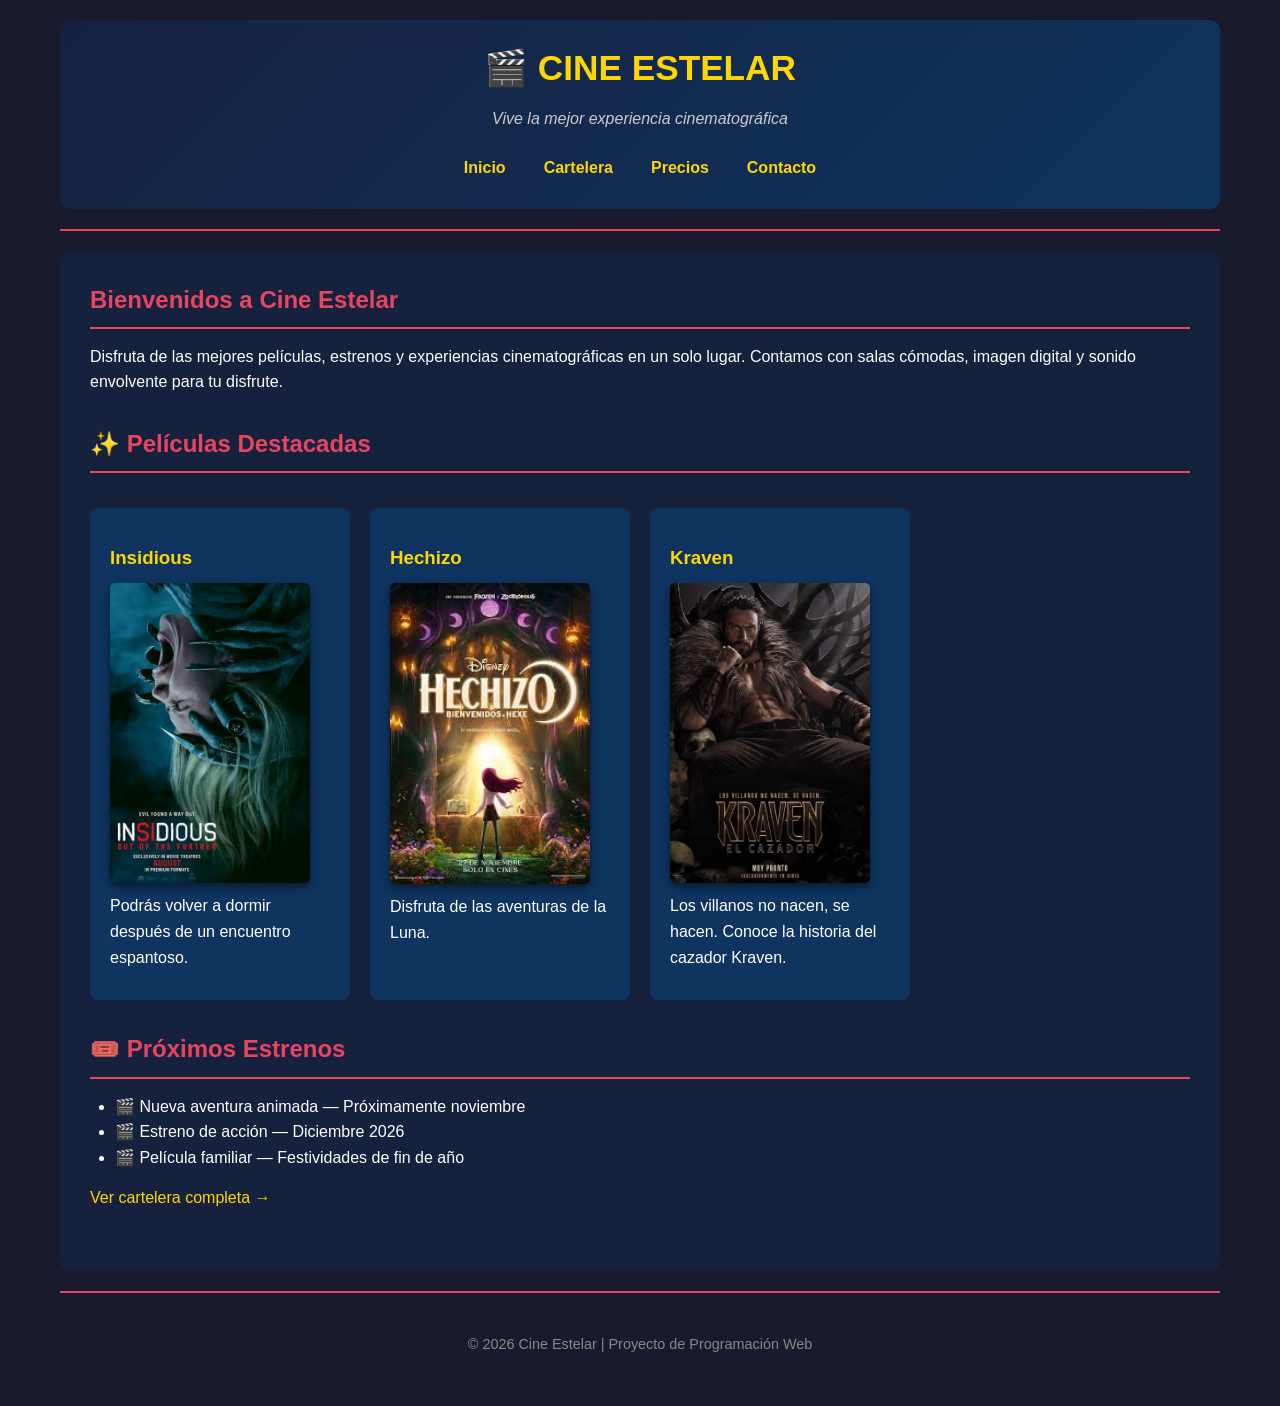
<file: index.html>
<!DOCTYPE html>
<html lang="es">
<head>
    <meta charset="UTF-8">
    <meta name="viewport" content="width=device-width, initial-scale=1.0">
    <title>Inicio - Cine Estelar</title>
    <link rel="stylesheet" href="estilos.css">
</head>
<body>
    <header>
        <h1>🎬 CINE ESTELAR</h1>
        <p><em>Vive la mejor experiencia cinematográfica</em></p>
        <nav>
            <a href="index.html">Inicio</a>
            <a href="cartelera.html">Cartelera</a>
            <a href="precios.html">Precios</a>
            <a href="contacto.html">Contacto</a>
        </nav>
    </header>
    <hr>
    <main>
        <section>
            <h2>Bienvenidos a Cine Estelar</h2>
            <p>Disfruta de las mejores películas, estrenos y experiencias cinematográficas en un solo lugar. Contamos con salas cómodas, imagen digital y sonido envolvente para tu disfrute.</p>
        </section>

        <section>
            <h2>✨ Películas Destacadas</h2>
            <article>
                <h3>Insidious</h3>
                <img src="img/insidious.jpg" alt="imagen de insidious">
                <p>Podrás volver a dormir después de un encuentro espantoso.</p>
            </article>
            <article>
                <h3>Hechizo</h3>
                <img src="img/hechizo.jpg" alt="imagen de hechizo">
                <p>Disfruta de las aventuras de la Luna.</p>
            </article>
            <article>
                <h3>Kraven</h3>
                <img src="img/kraven.jpg" alt="imagen de kraven">
                <p>Los villanos no nacen, se hacen. Conoce la historia del cazador Kraven.</p>
            </article>
        </section>

        <section>
            <h2>🎟️ Próximos Estrenos</h2>
            <ul>
                <li>🎬 Nueva aventura animada — Próximamente noviembre</li>
                <li>🎬 Estreno de acción — Diciembre 2026</li>
                <li>🎬 Película familiar — Festividades de fin de año</li>
            </ul>
            <p><a href="cartelera.html">Ver cartelera completa →</a></p>
        </section>
    </main>
    <hr>
    <footer>
        <p>&copy; 2026 Cine Estelar | Proyecto de Programación Web</p>
    </footer>
</body>
</html>
</file>
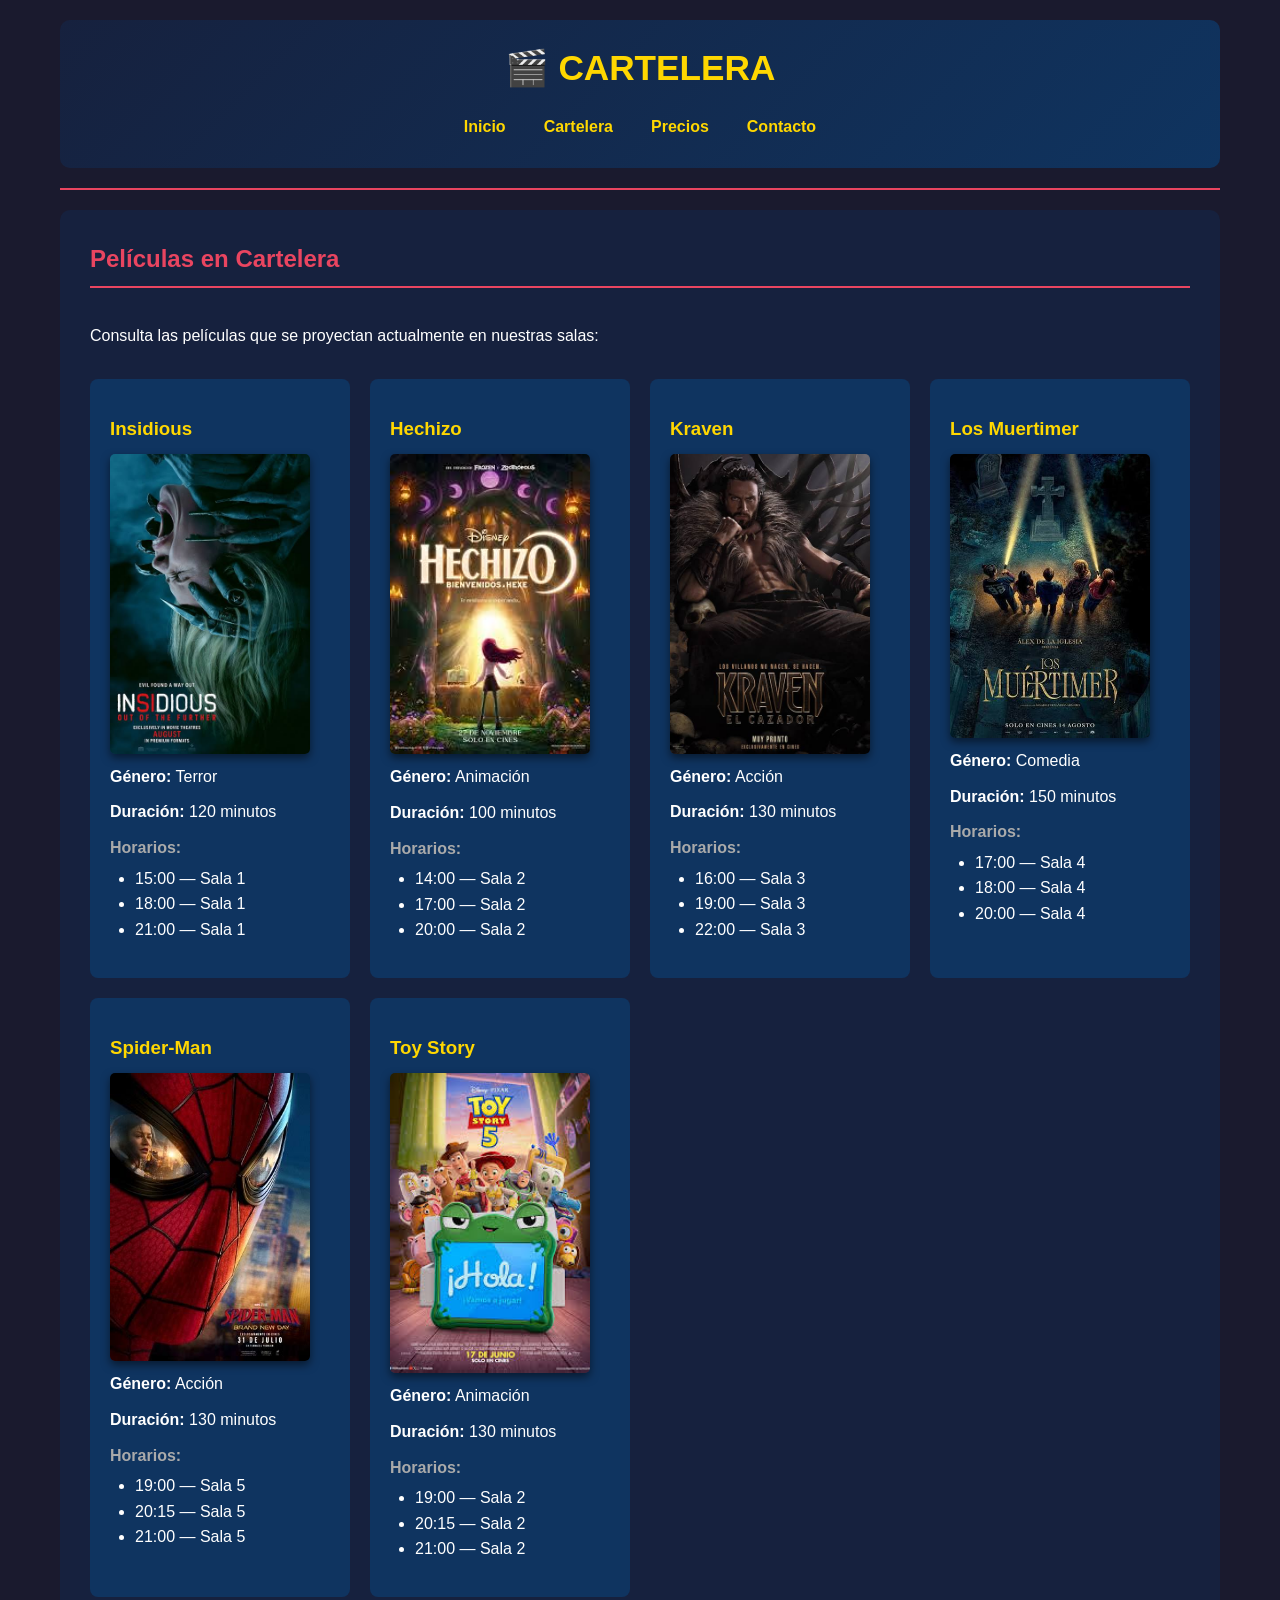
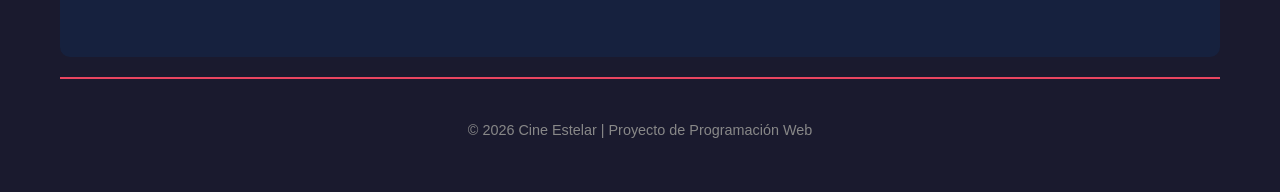
<file: cartelera.html>
<!DOCTYPE html>
<html lang="es">
<head>
    <meta charset="UTF-8">
    <meta name="viewport" content="width=device-width, initial-scale=1.0">
    <title>Cartelera - Cine Estelar</title>
    <link rel="stylesheet" href="estilos.css">
</head>
<body>
    <header>
        <h1>🎬 CARTELERA</h1>
        <nav>
            <a href="index.html">Inicio</a>
            <a href="cartelera.html">Cartelera</a>
            <a href="precios.html">Precios</a>
            <a href="contacto.html">Contacto</a>
        </nav>
    </header>
    <hr>
    <main>
        <section>
            <h2>Películas en Cartelera</h2>
            <p>Consulta las películas que se proyectan actualmente en nuestras salas:</p>

            <article>
                <h3>Insidious</h3>
                <img src="img/insidious.jpg" alt="imagen de insidious">
                <p><strong>Género:</strong> Terror</p>
                <p><strong>Duración:</strong> 120 minutos</p>
                <h4>Horarios:</h4>
                <ul>
                    <li>15:00 — Sala 1</li>
                    <li>18:00 — Sala 1</li>
                    <li>21:00 — Sala 1</li>
                </ul>
            </article>

            <article>
                <h3>Hechizo</h3>
                <img src="img/hechizo.jpg" alt="imagen de hechizo">
                <p><strong>Género:</strong> Animación</p>
                <p><strong>Duración:</strong> 100 minutos</p>
                <h4>Horarios:</h4>
                <ul>
                    <li>14:00 — Sala 2</li>
                    <li>17:00 — Sala 2</li>
                    <li>20:00 — Sala 2</li>
                </ul>
            </article>

            <article>
                <h3>Kraven</h3>
                <img src="img/kraven.jpg" alt="imagen de kraven">
                <p><strong>Género:</strong> Acción</p>
                <p><strong>Duración:</strong> 130 minutos</p>
                <h4>Horarios:</h4>
                <ul>
                    <li>16:00 — Sala 3</li>
                    <li>19:00 — Sala 3</li>
                    <li>22:00 — Sala 3</li>
                </ul>
            </article>

            <article>
                <h3>Los Muertimer</h3>
                <img src="img/los-muertimer.jpg" alt="imagen de los muertimer">
                <p><strong>Género:</strong> Comedia</p>
                <p><strong>Duración:</strong> 150 minutos</p>
                <h4>Horarios:</h4>
                <ul>
                    <li>17:00 — Sala 4</li>
                    <li>18:00 — Sala 4</li>
                    <li>20:00 — Sala 4</li>
                </ul>
            </article>

            <article>
                <h3>Spider-Man</h3>
                <img src="img/spiderman.jpg" alt="imagen de spiderman">
                <p><strong>Género:</strong> Acción</p>
                <p><strong>Duración:</strong> 130 minutos</p>
                <h4>Horarios:</h4>
                <ul>
                    <li>19:00 — Sala 5</li>
                    <li>20:15 — Sala 5</li>
                    <li>21:00 — Sala 5</li>
                </ul>
            </article>

            <article>
                <h3>Toy Story</h3>
                <img src="img/toy-store.jpg" alt="imagen de toy store">
                <p><strong>Género:</strong> Animación</p>
                <p><strong>Duración:</strong> 130 minutos</p>
                <h4>Horarios:</h4>
                <ul>
                    <li>19:00 — Sala 2</li>
                    <li>20:15 — Sala 2</li>
                    <li>21:00 — Sala 2</li>
                </ul>
            </article>
        </section>
    </main>
    <hr>
    <footer>
        <p>&copy; 2026 Cine Estelar | Proyecto de Programación Web</p>
    </footer>
</body>
</html>
</file>
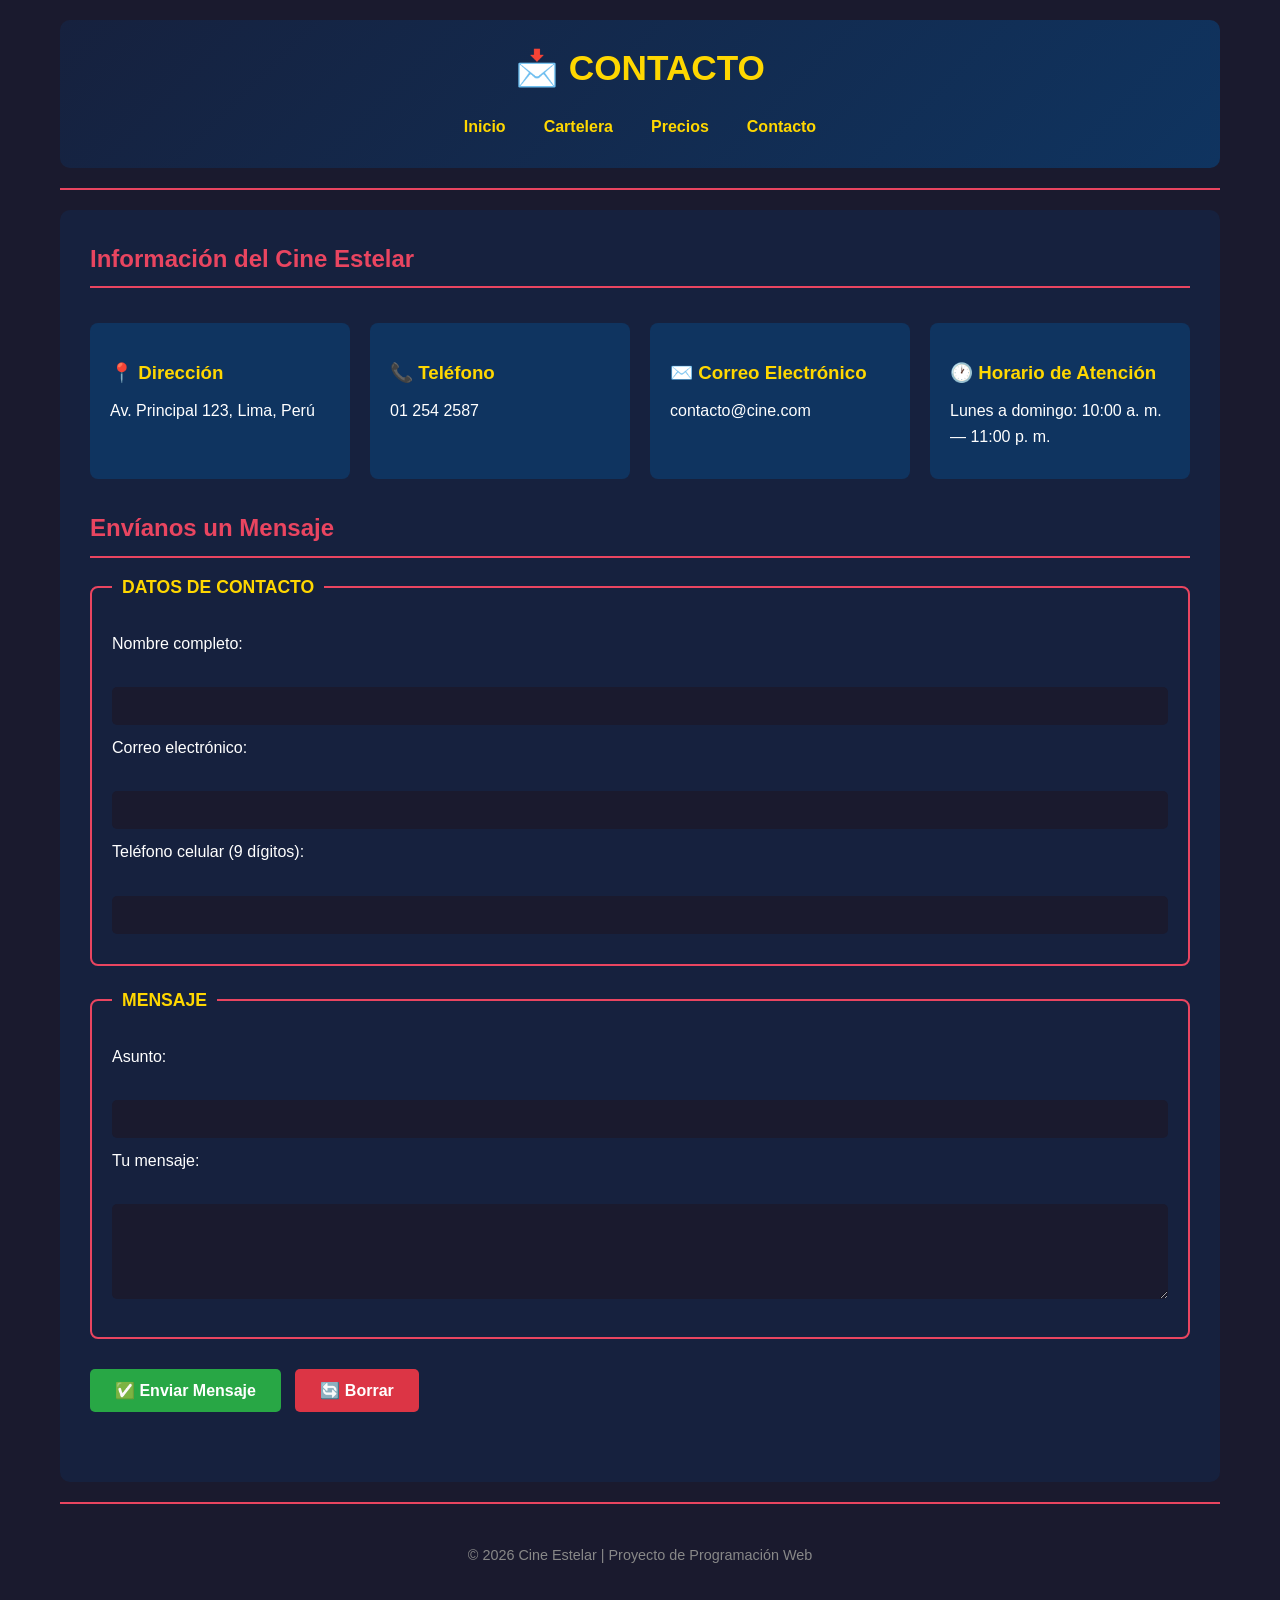
<file: contacto.html>
<!DOCTYPE html>
<html lang="es">
<head>
    <meta charset="UTF-8">
    <meta name="viewport" content="width=device-width, initial-scale=1.0">
    <title>Contacto - Cine Estelar</title>
    <link rel="stylesheet" href="estilos.css">
</head>
<body>
    <header>
        <h1>📩 CONTACTO</h1>
        <nav>
            <a href="index.html">Inicio</a>
            <a href="cartelera.html">Cartelera</a>
            <a href="precios.html">Precios</a>
            <a href="contacto.html">Contacto</a>
        </nav>
    </header>
    <hr>
    <main>
        <section>
            <h2>Información del Cine Estelar</h2>
            <article>
                <h3>📍 Dirección</h3>
                <p>Av. Principal 123, Lima, Perú</p>
            </article>
            <article>
                <h3>📞 Teléfono</h3>
                <p>01 254 2587</p>
            </article>
            <article>
                <h3>✉️ Correo Electrónico</h3>
                <p>contacto@cine.com</p>
            </article>
            <article>
                <h3>🕐 Horario de Atención</h3>
                <p>Lunes a domingo: 10:00 a. m. — 11:00 p. m.</p>
            </article>
        </section>

        <section>
            <h2>Envíanos un Mensaje</h2>
            <form action="#" method="post">
                <fieldset>
                    <legend>DATOS DE CONTACTO</legend>
                    <p>
                        <label for="nombre">Nombre completo:</label><br>
                        <input type="text" id="nombre" name="nombre" required>
                    </p>
                    <p>
                        <label for="correo">Correo electrónico:</label><br>
                        <input type="email" id="correo" name="correo" required>
                    </p>
                    <p>
                        <label for="celular">Teléfono celular (9 dígitos):</label><br>
                        <input type="tel" id="celular" name="celular" pattern="[0-9]{9}" maxlength="9" required>
                    </p>
                </fieldset>

                <fieldset>
                    <legend>MENSAJE</legend>
                    <p>
                        <label for="asunto">Asunto:</label><br>
                        <input type="text" id="asunto" name="asunto" required>
                    </p>
                    <p>
                        <label for="mensaje">Tu mensaje:</label><br>
                        <textarea id="mensaje" name="mensaje" rows="5" cols="40" required></textarea>
                    </p>
                </fieldset>

                <p>
                    <button type="submit">✅ Enviar Mensaje</button>
                    <button type="reset">🔄 Borrar</button>
                </p>
            </form>
        </section>
    </main>
    <hr>
    <footer>
        <p>&copy; 2026 Cine Estelar | Proyecto de Programación Web</p>
    </footer>
</body>
</html>
</file>
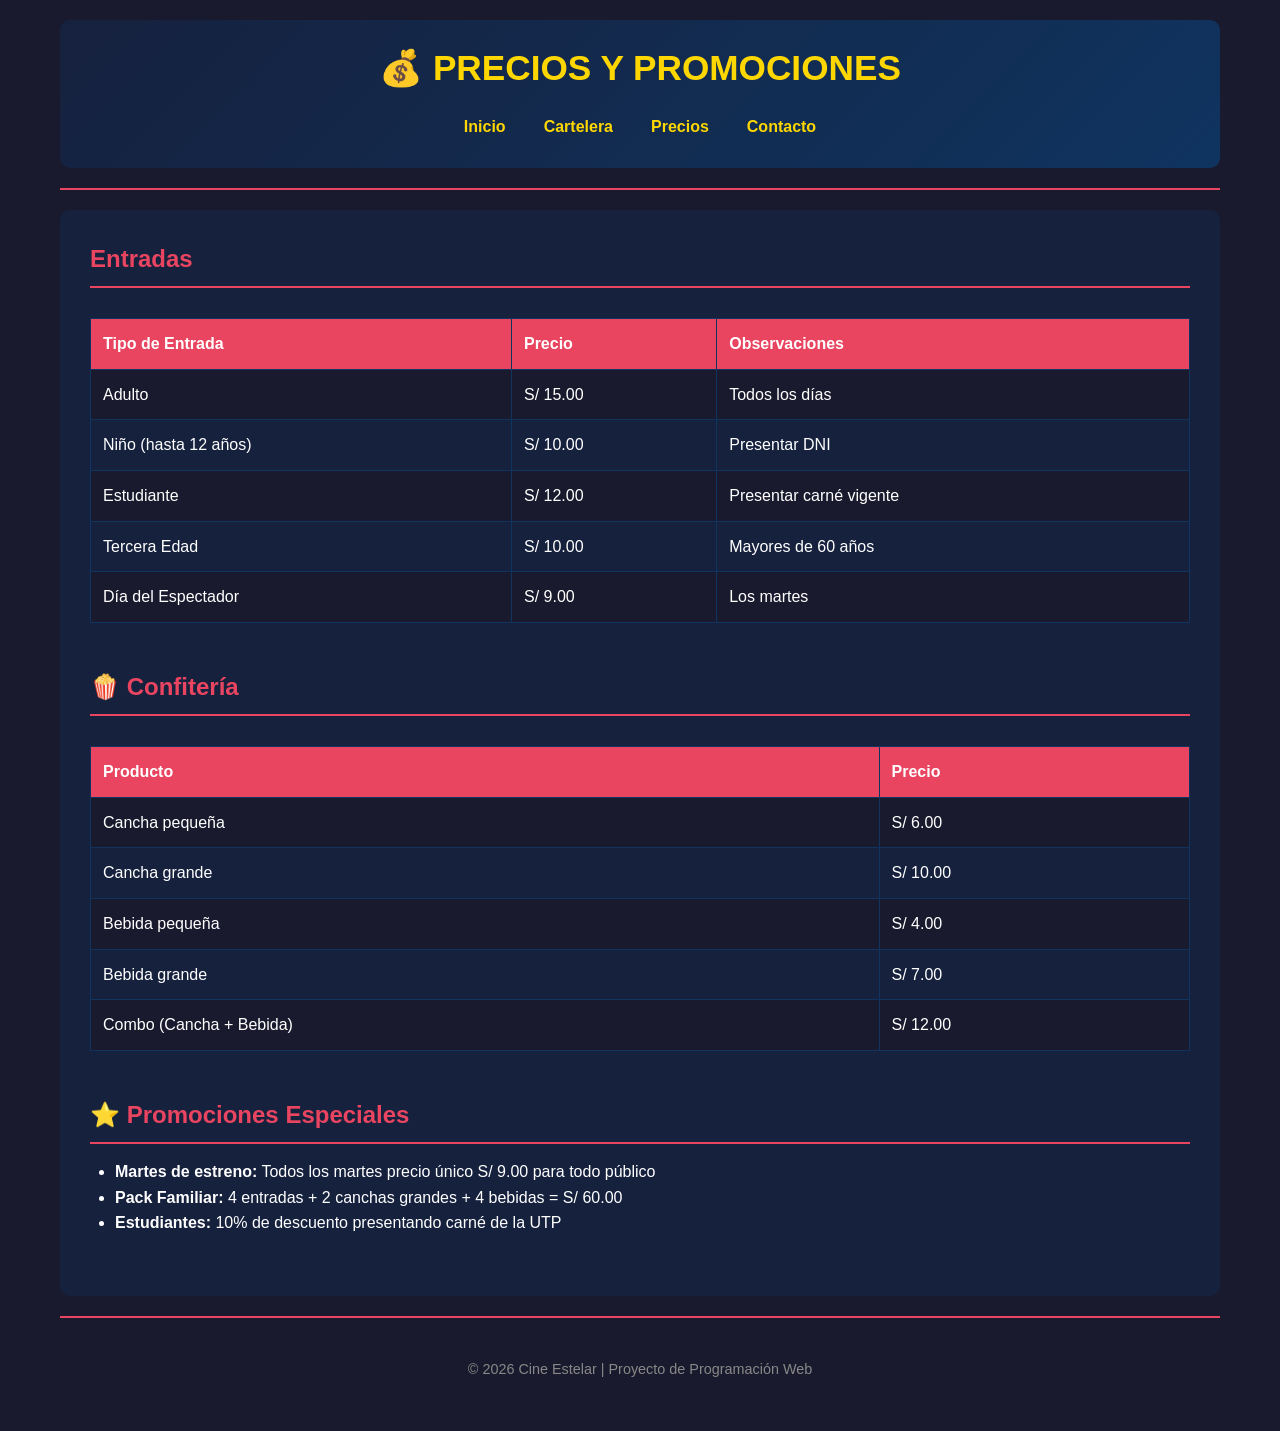
<file: precios.html>
<!DOCTYPE html>
<html lang="es">
<head>
    <meta charset="UTF-8">
    <meta name="viewport" content="width=device-width, initial-scale=1.0">
    <title>Precios - Cine Estelar</title>
    <link rel="stylesheet" href="estilos.css">
</head>
<body>
    <header>
        <h1>💰 PRECIOS Y PROMOCIONES</h1>
        <nav>
            <a href="index.html">Inicio</a>
            <a href="cartelera.html">Cartelera</a>
            <a href="precios.html">Precios</a>
            <a href="contacto.html">Contacto</a>
        </nav>
    </header>
    <hr>
    <main>
        <section>
            <h2>Entradas</h2>
            <div class="tabla-responsive">
            <table>
                <tr>
                    <th>Tipo de Entrada</th>
                    <th>Precio</th>
                    <th>Observaciones</th>
                </tr>
                <tr>
                    <td>Adulto</td>
                    <td>S/ 15.00</td>
                    <td>Todos los días</td>
                </tr>
                <tr>
                    <td>Niño (hasta 12 años)</td>
                    <td>S/ 10.00</td>
                    <td>Presentar DNI</td>
                </tr>
                <tr>
                    <td>Estudiante</td>
                    <td>S/ 12.00</td>
                    <td>Presentar carné vigente</td>
                </tr>
                <tr>
                    <td>Tercera Edad</td>
                    <td>S/ 10.00</td>
                    <td>Mayores de 60 años</td>
                </tr>
                <tr>
                    <td>Día del Espectador</td>
                    <td>S/ 9.00</td>
                    <td>Los martes</td>
                </tr>
            </table>
            </div>
        </section>

        <section>
            <h2>🍿 Confitería</h2>
            <div class="tabla-responsive">
            <table>
                <tr>
                    <th>Producto</th>
                    <th>Precio</th>
                </tr>
                <tr>
                    <td>Cancha pequeña</td>
                    <td>S/ 6.00</td>
                </tr>
                <tr>
                    <td>Cancha grande</td>
                    <td>S/ 10.00</td>
                </tr>
                <tr>
                    <td>Bebida pequeña</td>
                    <td>S/ 4.00</td>
                </tr>
                <tr>
                    <td>Bebida grande</td>
                    <td>S/ 7.00</td>
                </tr>
                <tr>
                    <td>Combo (Cancha + Bebida)</td>
                    <td>S/ 12.00</td>
                </tr>
            </table>
            </div>
        </section>

        <section>
            <h2>⭐ Promociones Especiales</h2>
            <ul>
                <li><strong>Martes de estreno:</strong> Todos los martes precio único S/ 9.00 para todo público</li>
                <li><strong>Pack Familiar:</strong> 4 entradas + 2 canchas grandes + 4 bebidas = S/ 60.00</li>
                <li><strong>Estudiantes:</strong> 10% de descuento presentando carné de la UTP</li>
            </ul>
        </section>
    </main>
    <hr>
    <footer>
        <p>&copy; 2026 Cine Estelar | Proyecto de Programación Web</p>
    </footer>
</body>
</html>
</file>
<file: estilos.css>
/* general */
* {
    margin: 0;
    padding: 0;
    box-sizing: border-box;
}

body {
    font-family: Arial, sans-serif;
    background-color: #1a1a2e;
    color: #ffffff;
    line-height: 1.6;
    max-width: 1200px;
    margin: 0 auto;
    padding: 20px;
}

hr {
    border: 1px solid #e94560;
    margin: 20px 0;
}

a {
    color: #ffd700;
    text-decoration: none;
}

a:hover {
    color: #ffffff;
    text-decoration: underline;
}

/* navegación */
header {
    text-align: center;
    padding: 20px;
    background: linear-gradient(135deg, #16213e, #0f3460);
    border-radius: 10px;
    margin-bottom: 20px;
}

header h1 {
    color: #ffd700;
    font-size: 2.2em;
    margin-bottom: 10px;
}

header p {
    font-style: italic;
    color: #ccc;
    margin-bottom: 15px;
}

nav {
    margin-top: 10px;
    display: flex;
    flex-wrap: wrap;
    justify-content: center;
    gap: 8px;
}

nav a {
    margin: 0;
    font-weight: bold;
    padding: 8px 15px;
    border-radius: 5px;
    transition: background 0.3s;
}

nav a:hover {
    background-color: #e94560;
    text-decoration: none;
}

/* secciones y contenido */
main {
    background-color: #16213e;
    padding: 30px;
    border-radius: 10px;
}

section {
    margin-bottom: 30px;
}

h2 {
    color: #e94560;
    margin-bottom: 15px;
    border-bottom: 2px solid #e94560;
    padding-bottom: 8px;
}

h3 {
    color: #ffd700;
    margin: 15px 0 10px;
}

h4 {
    color: #aaa;
    margin: 10px 0 5px;
}

p {
    margin-bottom: 10px;
}

ul {
    margin-left: 25px;
    margin-bottom: 15px;
}

article {
    background-color: #0f3460;
    padding: 20px;
    margin-bottom: 15px;
    border-radius: 8px;
    transition: transform 0.2s;
}

article:hover {
    transform: scale(1.02);
}

img {
    display: block;
    width: 100%;
    max-width: 200px;
    height: auto;
    border-radius: 5px;
    margin: 10px 0;
    box-shadow: 0 4px 8px rgba(0,0,0,0.5);
}

/* tablas */
table {
    width: 100%;
    border-collapse: collapse;
    margin: 15px 0;
}

th, td {
    padding: 12px;
    text-align: left;
    border: 1px solid #0f3460;
}

th {
    background-color: #e94560;
    color: white;
}

tr:nth-child(even) {
    background-color: #1a1a2e;
}

tr:hover {
    background-color: #0f3460;
}

/* formulario */
fieldset {
    border: 2px solid #e94560;
    border-radius: 8px;
    padding: 20px;
    margin-bottom: 20px;
}

legend {
    color: #ffd700;
    font-weight: bold;
    padding: 0 10px;
    font-size: 1.1em;
}

label {
    display: block;
    margin: 10px 0 5px;
}

input, textarea {
    width: 100%;
    padding: 10px;
    border: none;
    border-radius: 5px;
    background-color: #1a1a2e;
    color: white;
    font-size: 1em;
}

button {
    padding: 12px 25px;
    margin: 10px 10px 10px 0;
    border: none;
    border-radius: 5px;
    font-size: 1em;
    font-weight: bold;
    cursor: pointer;
    transition: background 0.3s;
}

button[type="submit"] {
    background-color: #28a745;
    color: white;
}

button[type="submit"]:hover {
    background-color: #218838;
}

button[type="reset"] {
    background-color: #dc3545;
    color: white;
}

button[type="reset"]:hover {
    background-color: #c82333;
}

/* pie de pagina */
footer {
    text-align: center;
    padding: 20px;
    color: #888;
    font-size: 0.9em;
    margin-top: 20px;
}


/* Rejilla flexible: las tarjetas se acomodan solas según el ancho disponible */
section:has(> article) {
    display: grid;
    grid-template-columns: repeat(auto-fit, minmax(240px, 1fr));
    gap: 20px;
}

section:has(> article) > h2,
section:has(> article) > p {
    grid-column: 1 / -1;
}

section:has(> article) > article {
    margin-bottom: 0;
}

/* Tablas con desplazamiento horizontal si no caben en pantalla */
.tabla-responsive {
    overflow-x: auto;
}

/* Foco visible para navegación con teclado */
a:focus-visible,
button:focus-visible,
input:focus-visible,
textarea:focus-visible {
    outline: 3px solid #ffd700;
    outline-offset: 2px;
}

/* Tabletas*/
@media (max-width: 768px) {
    body {
        padding: 12px;
    }

    main {
        padding: 20px;
    }

    header h1 {
        font-size: 1.8em;
    }

    nav a {
        padding: 8px 12px;
    }
}

/*celular*/
@media (max-width: 480px) {
    body {
        padding: 8px;
    }

    main {
        padding: 14px;
    }

    header h1 {
        font-size: 1.5em;
    }

    nav {
        flex-direction: column;
        align-items: stretch;
        text-align: center;
    }

    th, td {
        padding: 8px;
        font-size: 0.9em;
    }

    button {
        width: 100%;
        margin: 8px 0;
    }

    article:hover {
        transform: none;
    }
}
</file>
